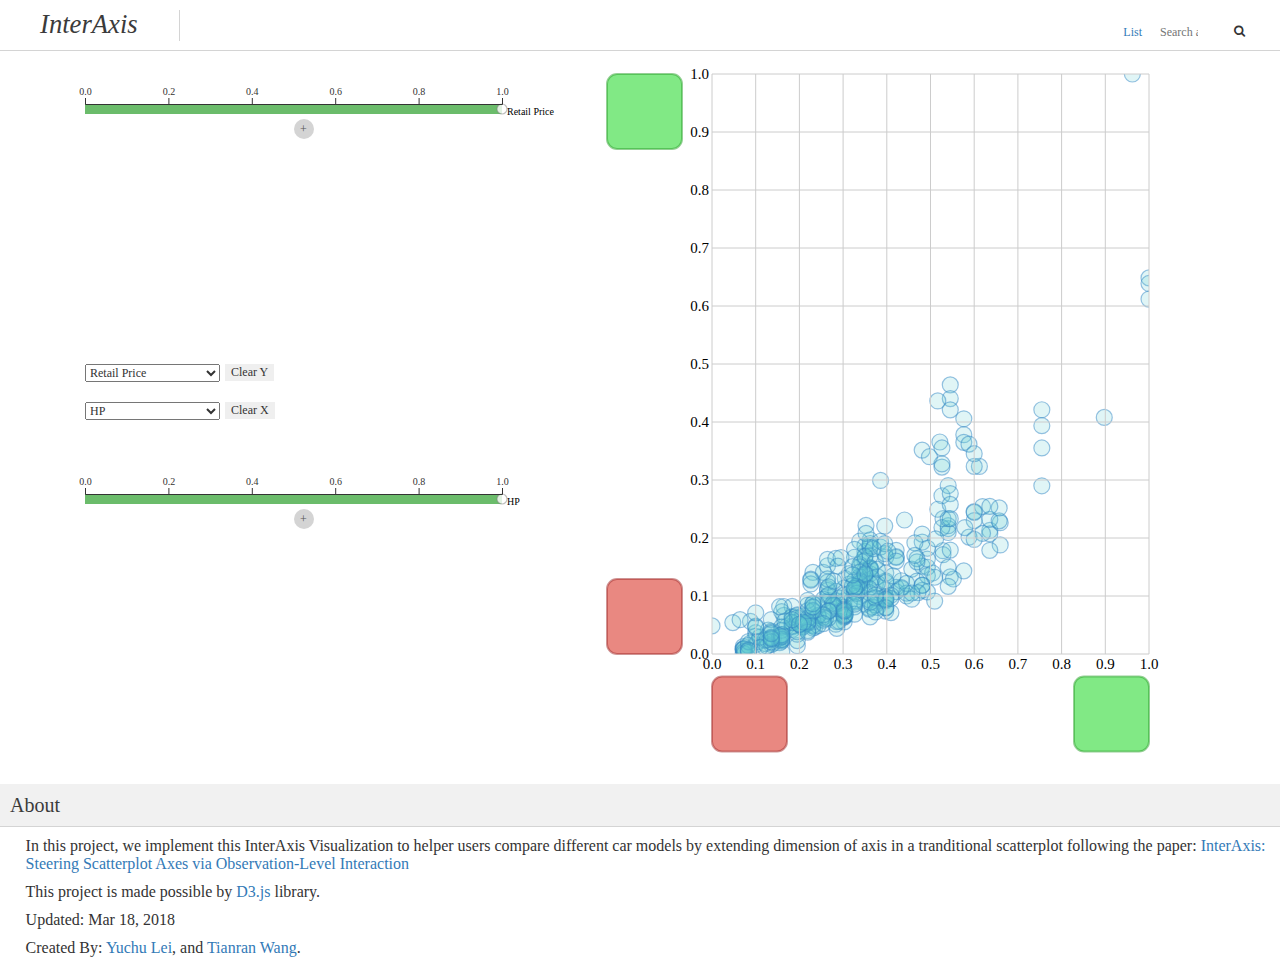
<file: index.html>
<html>

<head>
  <meta charset="UTF-8">
  <title>InterAxis</title>

  <link rel="stylesheet" href="css/bootstrap.min.css">
  <link rel="stylesheet" href="https://cdnjs.cloudflare.com/ajax/libs/font-awesome/4.7.0/css/font-awesome.min.css">
  <link rel="stylesheet" type="text/css" href="css/style.css">

  <script src='js/d3.v5.min.js'></script>
  <script src='js/interaxis.js'></script>
  <script src='js/axis.js'></script>
  <script src='js/main.js'></script>
</head>

<body onload="init()">
  <div id="header">
    <h1 class="title"><span style="color:#3B3B3B">InterAxis</span></h1>
    <div class="topnav-right">
      <div class="search bar8 text">
        <form>
          <a href="list.html">List</a>
          <input type="text" placeholder="Search a car" id="searchContent" onkeyup="searchList()" onkeydown="if (event.keyCode == 13) return false;">
          <button type="button"><i class="fa fa-search"></i></button>
        </form>
      </div>
    </div>
  </div>

  <div class="row" id="area1">
    <div class="col-md-12" id="scplot">
      <div id="btnYc" style="position: absolute;z-index: 1;">
        <input name="updateButton" type="button" value="Clear Y" onclick="clearDropzone(&quot;Y&quot;)" />
      </div>
      <div id="btnXc" style="position: absolute;z-index: 1;">
        <input name="updateButton" type="button" value="Clear X" onclick="clearDropzone(&quot;X&quot;)" />
      </div>
      <select id="cbY" onchange="updatebycb(&quot;Y&quot;,value);" style="position: absolute; width: 135px;z-index: 1;"></select>
      <select id="cbX" onchange="updatebycb(&quot;X&quot;,value);" style="position: absolute; width: 135px;z-index: 1;"></select>
    </div>
  </div>
  <div id="footer" style="text-align:left;">
    <h1 class="intro">About</h1>
    <p>In this project, we implement this InterAxis Visualization to helper users compare different car models by
      extending dimension of axis in a tranditional scatterplot following the paper:
      <a href="https://ieeexplore.ieee.org/abstract/document/7192671">InterAxis: Steering Scatterplot Axes via
        Observation-Level Interaction</a></p>
    <p>This project is made possible by <a href="https://d3js.org/">D3.js</a> library. </p>
    <p>Updated: Mar 18, 2018</p>
    <p>Created By: <a href="https://github.com/bjason" target="_blank">Yuchu Lei</a>,
      and <a href="https://github.com/tianranwangcs" target="_blank">Tianran Wang</a>.</p>
  </div>
</body>

</html>
</file>
<file: css/style.css>
body {
    font: 12px Constantia, Baskerville;
}

footer,
header {
    display: block;
}

#header {
    margin: 0 0 0.2em 0;
    border-bottom: thin solid #D4D4D4;
    padding: 10 40 40 40;
}

#header h1 {
    font-size: 20pt;
    text-align: left;
    margin-top: 0;
    border-right: thin solid #D4D4D4;
}

#header p {
    font-size: 15pt;
    text-align: left;
    margin-bottom: 0;
    margin-top: 0;
    padding-left: 5px;
}

h1.title {
    width: 140px;
    float: left;
    position: relative;
    padding-bottom: 2px;
    padding-right: 10px;
    font-family: Constantia, Baskerville;
}

p.title {
    margin-left: 170px;
}

#footer {
    position: absolute;
    width: 100%;
}

#footer p {
    font-size: 12pt;
    padding-left: 2%;
}

.intro {
    font-size: 15pt;
    padding: 10px;
    background: #F1F1F1;
    border-bottom: thin solid #D4D4D4;
    text-align: left;
    color: #3B3B3B
}

.topnav {
    overflow: hidden;
    /* position: fixed; */
    top: 3%;
    right: 11%;
    z-index: 1000;
}

/* Style the links inside the navigation bar */
.topnav a,
.topnav div {
    float: left;
    color: black;
    text-align: center;
    padding: 14px 16px;
    text-decoration: none;
    font-size: 15px;
}

/* Change the color of links on hover */
.topnav a:hover {
    background-color: #ddd;
    color: black;
}

/* Right-aligned section inside the top navigation */
.topnav-right {
    float: right;
}

.bar8 form {
    height: 42px;
}

.bar8 input {
    width: 95px;
    padding: 15px 42px 0 15px;
    border-bottom: 2px solid transparent;
    background: transparent;
    transition: .3s linear;
    z-index: 2;
    display: inline-block;
}

.bar8 input:focus {
    width: 200px;
    z-index: 1;
    border-bottom: 2px solid #F9F0DA;
}

.bar8 button {
    right: 20;
    display: inline-block;
}

input,
button {
    border: none;
    outline: none;
}

.searchContent {
    width: 100%;
    height: 42px;
    padding-left: 13px;
}

button {
    height: 42px;
    width: 42px;
    cursor: pointer;
    position: absolute;
    background-color: transparent;
}

div .title {
    display: inline-block;
    font-style: italic;
}

.infolabel {
    position: fixed;
    width: 230px;
    height: auto;
    color: #545454;
    background-color: #fff;
    border: solid thin #999;
    -moz-border-radius: 2px;
    border-radius: 5px;
    padding: 5px;
    opacity: 0.99;
    z-index: 10000000000;
    text-align: left;
    font-family: Constantia, Baskerville;
}

.attrPanel {
    position: fixed;
    width: 150px;
    height: auto;
    color: #545454;
    background-color: #fff;
    border: solid thin #999;
    -moz-border-radius: 2px;
    border-radius: 5px;
    padding: 5px;
    opacity: 0.99;
    z-index: 100;
    text-align: left;
    font-family: Constantia, Baskerville;
    font-size: 8pt;
    line-height: 4px;
}

.infolabel h1 {
    font-size: 14pt;
    margin: 0;
    padding-bottom: 8px;
    display: inline-block;
    line-height: 1em;
    color: #3B3B3B;
}

.infolabel h3 {
    font-size: 2px;
    line-height: .2em;
}

.infolabel p {
    font-size: 13pt;
    font-weight: normal;
    color: #545454;
    padding: 2px;
    margin: 0;
}

.infolabel h2 {
    font-size: 13pt;
    margin: 0;
    padding: 0;
    display: inline-block;
    color: #3B3B3B;
    font-weight: normal;
}

.infolabel b {
    font-size: 13pt;
    clear: both;
}

.round_btn {
    width: 20px;
    height: 20px;
    border-radius: 50%;
    background-color: #D4D4D4;
    border: gray;
    color: #545454;
    text-align: center;
    text-decoration: none;
    display: inline-block;
    padding: 0;
    font-size: 12px;
}

.wrapper {
    /* display: flex; */
    align-items: center;
    justify-content: center;
    /* border: 2px solid; */
}

.addDiv {
    float: left;
}

svg {
    font: 10px Constantia, Baskerville;
}

#X .x.axis {
    font-family: Constantia, Baskerville;
}

#Y .x.axis {
    font-family: Constantia, Baskerville;
}

#scplot {
    background-color: #ffffff;
    width: 100%;
    height: 700px;
}

#SC .axis {
    font-size: 1.5em;
}

#DROP rect {
    stroke-width: 2;
    stroke-opacity: 0.5;
}

#DROP rect.positive {
    fill: #81e985;
    stroke: #2ca02c;
}

#DROP rect.negative {
    fill: #e98881;
    stroke: #a02c2c;
}

#DROP rect:hover {
    opacity: 0.5;
}

.bar.positive {
    fill: #2ca02c;
    opacity: 0.7;
    padding-bottom: 1px;
}

.bar.negative {
    fill: #a02c2c;
    opacity: 0.7;
    padding-bottom: 1px;
}

.dummy.dragBarTop {
    fill: white;
    opacity: 1;
    cursor: ew-resize;
    fill-opacity: 0.8;
    stroke: grey;
}

.errorbar {
    stroke: black;
    stroke-width: 2;
    opacity: 1;
}

td,
th {
    padding: 1px 4px;
    word-wrap: break-word;
}

th {
    white-space: nowrap;
}

table {
    font: 14px sans-serif;
    border-collapse: collapse;
    table-layout: fixed;
    width: 360px;
}


ul {
    list-style-type: none;
    margin: 0.5em 0em 0.5em 0em;
    width: 100%;
}

ul li {
    display: table-cell;
    vertical-align: middle;
    margin: 0em;
    padding: 0em 1em;
}

circle {
    fill: #63cbd3;
    stroke: #3388c5;
    fill-opacity: 0.2;
    stroke-width: 1.2px;
    stroke-opacity: 0.5;
    cursor: move;
}

circle.positive_dropped {
    fill: #81e985;
    stroke: #2ca02c;
    fill-opacity: 0.5;
}

circle.negative_dropped {
    fill: #e98881;
    stroke: #a02c2c;
    fill-opacity: 0.5;
}

circle.highlighted {
    stroke: black;
    stroke-width: 2.5px;
    fill-opacity: 1;
}

circle.searchRes {
    fill: #dd9001;
    stroke: #9e8203;
    stroke-width: 2.5px;
}

circle:hover {
    stroke: black;
    stroke-width: 2.5px;
    fill-opacity: 1;
}

#SC rect {
    fill: #ffffff;
}

#SC line {
    stroke: #cccccc;
}
</file>
